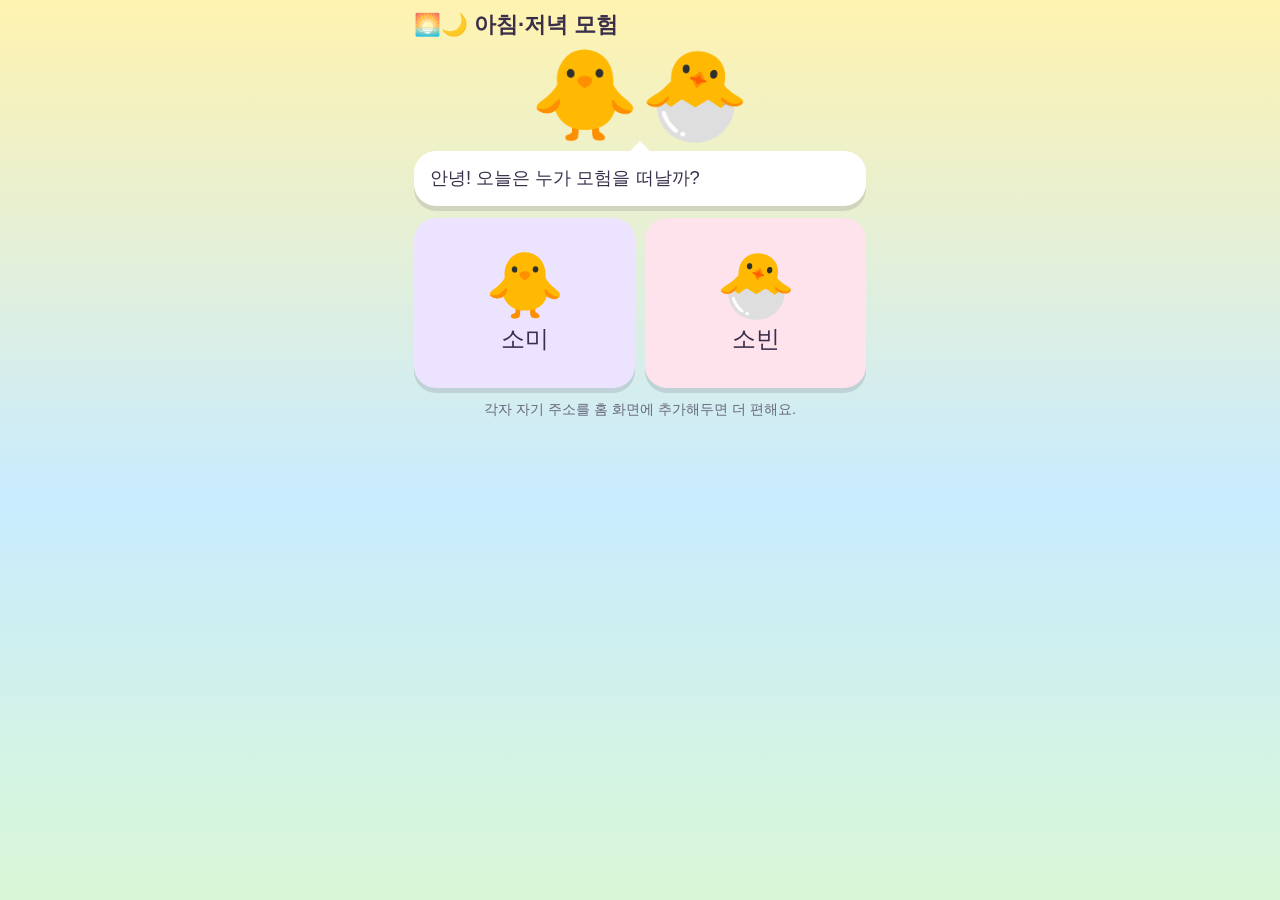
<file: docs/index.html>
<!doctype html>
<html lang="ko">
<head>
  <meta charset="utf-8">
  <meta name="viewport" content="width=device-width,initial-scale=1,viewport-fit=cover">
  <meta name="theme-color" content="#ffe27a">
  <title>아침·저녁 모험</title>
  <link rel="stylesheet" href="style.css">
</head>
<body>
  <div id="app">
    <header class="top"><h1>🌅🌙 아침·저녁 모험</h1></header>
    <main id="screen">
      <div class="stage"><div class="hero-big">🐥🐣</div></div>
      <div class="bubble"><p>안녕! 오늘은 누가 모험을 떠날까?</p></div>
      <div class="grid">
        <a class="big kidlink somi" href="somi/"><span class="e">🐥</span>소미</a>
        <a class="big kidlink sobin" href="sobin/"><span class="e">🐣</span>소빈</a>
      </div>
      <p class="hint">각자 자기 주소를 홈 화면에 추가해두면 더 편해요.</p>
    </main>
  </div>
</body>
</html>
</file>
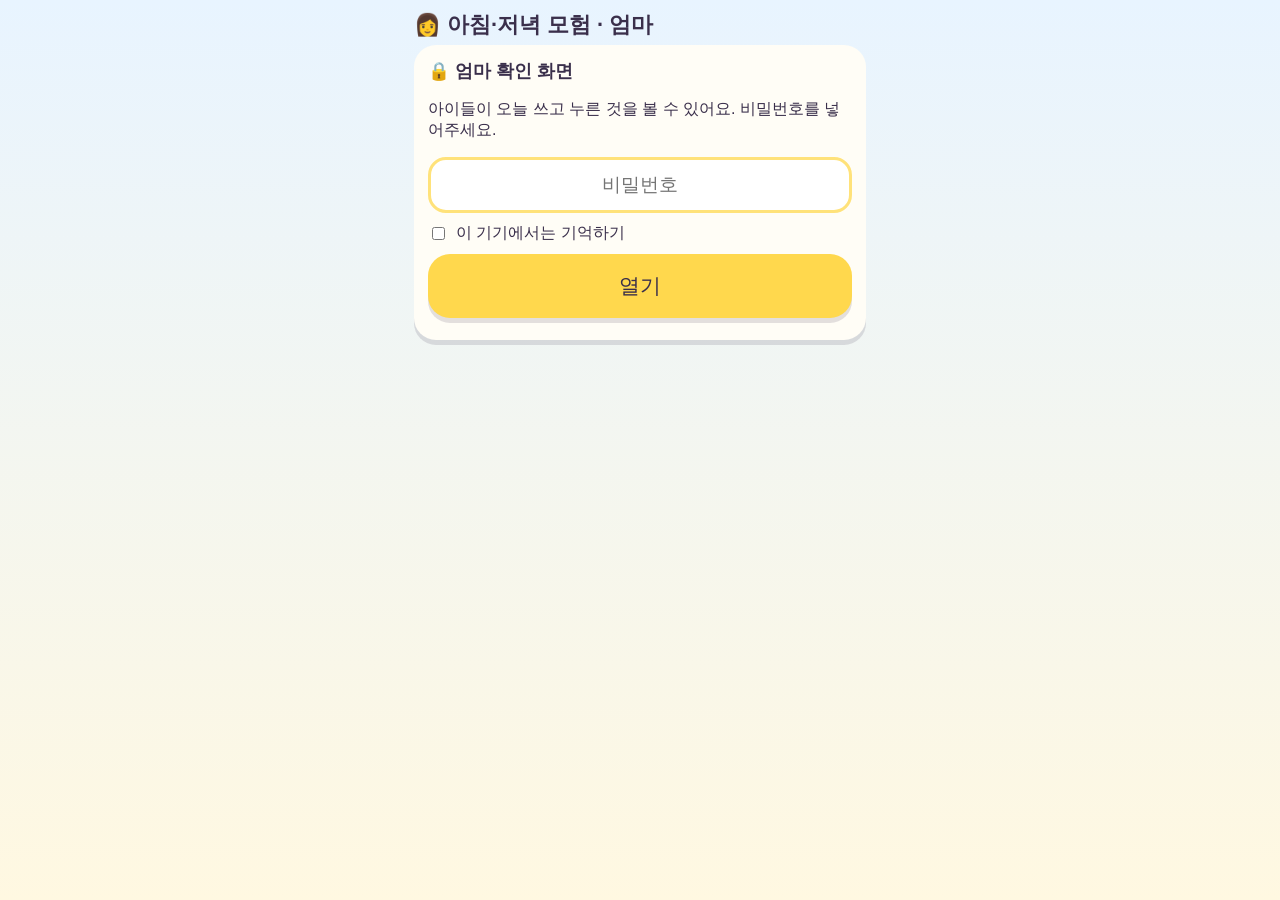
<file: docs/admin/index.html>
<!doctype html>
<html lang="ko">
<head>
  <meta charset="utf-8">
  <meta name="viewport" content="width=device-width,initial-scale=1,viewport-fit=cover">
  <meta name="robots" content="noindex,nofollow">
  <meta name="theme-color" content="#c9ecff">
  <meta name="apple-mobile-web-app-title" content="아침모험 엄마">
  <title>아침·저녁 모험 · 엄마 확인 화면</title>
  <link rel="stylesheet" href="../style.css">
</head>
<body class="admin">
  <div id="app">
    <header class="top"><h1>👩 아침·저녁 모험 · 엄마</h1></header>
    <main id="view"></main>
  </div>
  <script src="../data.js"></script>
  <script src="../config.js"></script>
  <script src="../admin.js"></script>
</body>
</html>
</file>
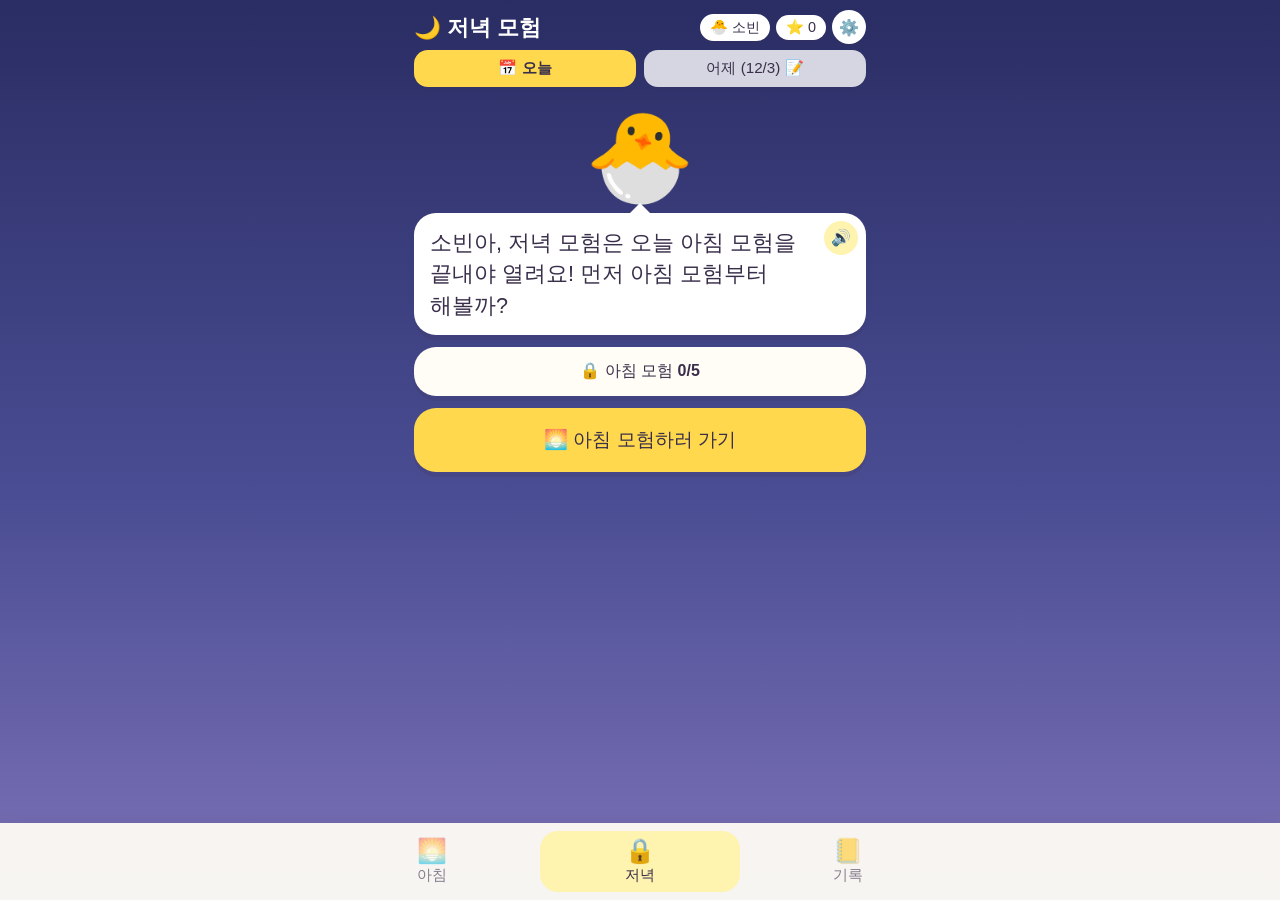
<file: docs/sobin/index.html>
<!doctype html>
<html lang="ko">
<head>
  <meta charset="utf-8">
  <meta name="viewport" content="width=device-width,initial-scale=1,viewport-fit=cover">
  <meta name="theme-color" content="#ffd1dc">
  <meta name="apple-mobile-web-app-title" content="소빈 아침모험">
  <title>소빈의 아침·저녁 모험</title>
  <link rel="stylesheet" href="../style.css">
</head>
<body>
  <div id="app">
    <header class="top">
      <h1 id="title">🌅 아침 모험</h1>
      <div id="chips"></div>
    </header>
    <main id="screen"></main>
  </div>

  <nav class="nav">
    <button data-act="tab" data-t="am"><span>🌅</span>아침</button>
    <button data-act="tab" data-t="pm"><span>🌙</span>저녁</button>
    <button data-act="tab" data-t="log"><span>📒</span>기록</button>
  </nav>

  <div id="modal" hidden></div>
  <div id="confetti" aria-hidden="true"></div>

  <script>window.MQ_KID = 'sobin';</script>
  <script src="../data.js"></script>
  <script src="../config.js"></script>
  <script src="../game.js"></script>
  <script src="../app.js"></script>
</body>
</html>
</file>
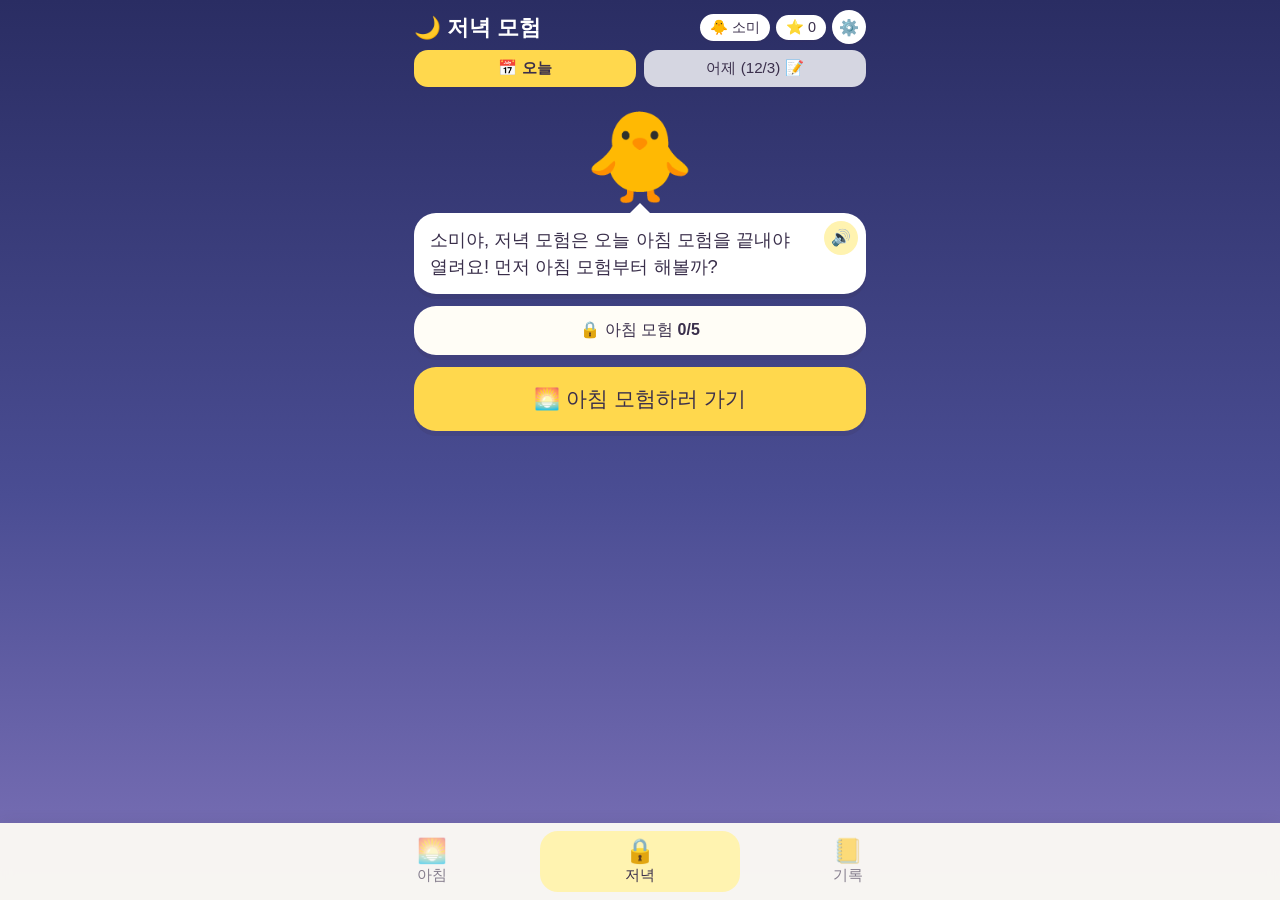
<file: docs/somi/index.html>
<!doctype html>
<html lang="ko">
<head>
  <meta charset="utf-8">
  <meta name="viewport" content="width=device-width,initial-scale=1,viewport-fit=cover">
  <meta name="theme-color" content="#d9c8ff">
  <meta name="apple-mobile-web-app-title" content="소미 아침모험">
  <title>소미의 아침·저녁 모험</title>
  <link rel="stylesheet" href="../style.css">
</head>
<body>
  <div id="app">
    <header class="top">
      <h1 id="title">🌅 아침 모험</h1>
      <div id="chips"></div>
    </header>
    <main id="screen"></main>
  </div>

  <nav class="nav">
    <button data-act="tab" data-t="am"><span>🌅</span>아침</button>
    <button data-act="tab" data-t="pm"><span>🌙</span>저녁</button>
    <button data-act="tab" data-t="log"><span>📒</span>기록</button>
  </nav>

  <div id="modal" hidden></div>
  <div id="confetti" aria-hidden="true"></div>

  <script>window.MQ_KID = 'somi';</script>
  <script src="../data.js"></script>
  <script src="../config.js"></script>
  <script src="../game.js"></script>
  <script src="../app.js"></script>
</body>
</html>
</file>
<file: docs/style.css>
:root {
  --ink: #3a2f4b;
  --card: #fffdf6;
  --sun: #ffd84d;
  --green: #7ed6a0;
  --pink: #ff8fb1;
  --shadow: 0 5px 0 rgba(58, 47, 75, .14);
}
* { box-sizing: border-box; -webkit-tap-highlight-color: transparent; }
html, body { margin: 0; min-height: 100%; }
body {
  font-family: "Jua", "Gamja Flower", "Malgun Gothic", "Apple SD Gothic Neo", sans-serif;
  color: var(--ink);
  background: linear-gradient(#fff3b0, #c9ecff 55%, #d9f7d6) fixed;
}
button { font: inherit; color: inherit; cursor: pointer; }
[hidden] { display: none !important; }

#app {
  max-width: 480px; margin: 0 auto; min-height: 100dvh;
  padding: 10px 14px calc(84px + env(safe-area-inset-bottom));
  display: flex; flex-direction: column;
}
.top { display: flex; align-items: center; justify-content: space-between; gap: 8px; margin-bottom: 6px; }
.top h1 { margin: 0; font-size: 1.35rem; }
#chips { display: flex; gap: 6px; align-items: center; }
.chip {
  background: #fff; border-radius: 999px; padding: 4px 10px; font-size: .9rem;
  box-shadow: 0 2px 0 rgba(58, 47, 75, .12);
}
.gear { border: 0; background: #fff; border-radius: 50%; width: 34px; height: 34px; font-size: 1rem; box-shadow: 0 2px 0 rgba(58, 47, 75, .12); }

#screen { flex: 1; display: flex; flex-direction: column; gap: 12px; }

/* 아침이 + 말풍선 */
.stage { display: flex; justify-content: center; padding-top: 6px; }
.hero-big { font-size: 5.5rem; line-height: 1; position: relative; animation: bob 1.8s ease-in-out infinite; }
.hat { position: absolute; top: -.32em; left: 50%; transform: translateX(-50%) rotate(-10deg); font-size: .55em; }
.bubble {
  position: relative; background: #fff; border-radius: 22px; padding: 14px 48px 14px 16px;
  font-size: 1.15rem; line-height: 1.45; box-shadow: var(--shadow);
}
.bubble p { margin: 0; word-break: keep-all; }
.spk {
  position: absolute; right: 8px; top: 8px; width: 34px; height: 34px; border: 0;
  border-radius: 50%; background: #fff3b0; font-size: 1rem;
}
.stage + .bubble::before {
  content: ""; position: absolute; top: -10px; left: 50%; margin-left: -10px;
  border: 10px solid transparent; border-top: 0; border-bottom-color: #fff;
}

/* 버튼 */
.grid { display: grid; grid-template-columns: 1fr 1fr; gap: 10px; }
.big {
  min-height: 68px; border: 0; border-radius: 22px; background: #fff; font-size: 1.1rem;
  display: flex; flex-direction: column; align-items: center; justify-content: center; gap: 2px;
  padding: 8px; box-shadow: var(--shadow); transition: transform .08s;
}
.big:active { transform: translateY(3px); box-shadow: 0 2px 0 rgba(58, 47, 75, .14); }
.big .e { font-size: 2rem; line-height: 1.1; }
.big.wide { grid-column: 1 / -1; flex-direction: row; gap: 8px; min-height: 56px; background: #fff7d1; }
.go { background: var(--sun); font-size: 1.3rem; min-height: 64px; flex-direction: row; gap: 8px; }
.picked { outline: 4px solid var(--sun); background: #fff7d1; }
.moods { display: grid; grid-template-columns: repeat(3, 1fr); gap: 10px; }
.moods .big .e { font-size: 2.4rem; }
.moods .big { font-size: .95rem; }
.moods .big:nth-child(4), .moods .big:nth-child(5) { grid-column: span 1; }

/* 길 위의 모험 */
.map {
  position: relative; container-type: inline-size; width: min(100%, 420px, calc((100dvh - 305px) * .68));
  aspect-ratio: 300 / 440; margin: 0 auto; border-radius: 28px; overflow: hidden;
  background: linear-gradient(#bfe8ff 0%, #e4f8d8 45%, #b6e59c 100%); box-shadow: var(--shadow);
}
.trail { position: absolute; inset: 0; width: 100%; height: 100%; }
.deco { position: absolute; font-size: 7cqw; opacity: .85; pointer-events: none; }
.node {
  position: absolute; width: 17cqw; height: 17cqw; transform: translate(-50%, -50%); border: .8cqw solid #fff;
  border-radius: 50%; background: #fff; font-size: 8cqw; padding: 0; line-height: 1;
  display: flex; align-items: center; justify-content: center; box-shadow: 0 1cqw 0 rgba(58, 47, 75, .16);
}
.node .nl {
  position: absolute; top: 100%; margin-top: .6cqw; font-size: 3.6cqw; white-space: nowrap;
  background: rgba(255, 255, 255, .92); border-radius: 999px; padding: .3cqw 2cqw;
}
.node.lock { opacity: .55; filter: grayscale(.5); cursor: default; }
.node.cur { background: var(--sun); animation: pulse 1.1s ease-in-out infinite; z-index: 3; }
.node.done { background: #c9f3d8; border-color: var(--green); cursor: default; }
.node.done::after {
  content: "✅"; position: absolute; right: -2cqw; top: -2cqw; font-size: 5.5cqw;
}
.goal {
  position: absolute; transform: translate(-50%, -50%); font-size: 15cqw; text-align: center; line-height: 1;
  filter: grayscale(.8) opacity(.7); transition: filter .6s;
}
.goal small { display: block; font-size: 3.6cqw; margin-top: .5cqw; white-space: nowrap; }
.goal.on { filter: none; animation: pulse 1s ease-in-out 3; }
.start { position: absolute; transform: translate(-50%, -50%); font-size: 6cqw; text-align: center; line-height: 1.1; }
.start small { display: block; font-size: 3.4cqw; }
.hero {
  position: absolute; z-index: 4; width: 0; height: 0; pointer-events: none;
  transition: left .8s cubic-bezier(.3, 1.3, .6, 1), top .8s cubic-bezier(.3, 1.3, .6, 1);
}
.hero .face {
  position: absolute; left: 0; bottom: 4cqw; transform: translateX(-50%); font-size: 12cqw; line-height: 1;
  animation: hbob 1.6s ease-in-out infinite;
}
.hero.hop .face { animation: hop .8s ease-out; }

/* 하단 탭 */
.nav {
  position: fixed; left: 0; right: 0; bottom: 0; display: flex; justify-content: center; gap: 12px;
  padding: 8px 14px calc(8px + env(safe-area-inset-bottom)); background: rgba(255, 253, 246, .94);
  backdrop-filter: blur(6px); box-shadow: 0 -3px 12px rgba(58, 47, 75, .08);
}
.nav button {
  flex: 1; max-width: 200px; border: 0; border-radius: 18px; padding: 6px 0; background: transparent;
  font-size: .95rem; display: flex; flex-direction: column; align-items: center; opacity: .6;
}
.nav button span { font-size: 1.5rem; }
.nav button.on { background: #fff3b0; opacity: 1; }

/* 기록 */
.panel { background: var(--card); border-radius: 22px; padding: 14px; box-shadow: var(--shadow); }
.panel h2 { margin: 0 0 8px; font-size: 1.1rem; }
.cal-head { display: flex; align-items: center; justify-content: space-between; margin-bottom: 8px; }
.cal-head button { border: 0; background: #fff3b0; border-radius: 12px; width: 38px; height: 34px; }
.cal { display: grid; grid-template-columns: repeat(7, 1fr); gap: 4px; text-align: center; }
.cal .dow { font-size: .8rem; opacity: .6; }
.cal .day {
  border: 0; background: #fff; border-radius: 12px; min-height: 52px; padding: 2px 0; font-size: .8rem;
  display: flex; flex-direction: column; align-items: center; justify-content: center; line-height: 1.1;
}
.cal .day.empty { background: transparent; }
.cal .day.today { outline: 3px solid var(--sun); }
.cal .day.sel { background: #fff3b0; }
.cal .dm, .cal .ds { font-size: 1rem; }
.detail p { margin: 4px 0; word-break: keep-all; }
.steps-row { display: flex; gap: 6px; font-size: 1.4rem; margin-top: 6px; }
.steps-row .off { opacity: .25; filter: grayscale(1); }
.hats { display: flex; gap: 8px; flex-wrap: wrap; }
.hat-item { text-align: center; background: #fff; border-radius: 14px; padding: 6px 8px; font-size: .75rem; min-width: 58px; }
.hat-item .e { font-size: 1.6rem; display: block; }
.hat-item.lock .e { filter: grayscale(1); opacity: .35; }

/* 팝업·폭죽 */
#modal { position: fixed; inset: 0; background: rgba(58, 47, 75, .5); display: flex; align-items: center; justify-content: center; padding: 20px; z-index: 20; }
.pop { background: var(--card); border-radius: 28px; padding: 22px 20px; width: min(100%, 360px); text-align: center; animation: pop .35s ease-out; }
.pop .sticker { font-size: 6rem; line-height: 1.1; animation: bob 1.4s ease-in-out infinite; }
.pop h2 { margin: 4px 0; }
.pop p { margin: 6px 0; word-break: keep-all; }
.pop input[type=text] { width: 100%; font: inherit; font-size: 1.1rem; padding: 10px 12px; border-radius: 14px; border: 3px solid #ffe27a; background: #fff; }
.pop .big { width: 100%; margin-top: 10px; }
.pop label { display: flex; gap: 8px; align-items: center; justify-content: center; margin: 10px 0; }
.pop .danger { background: #ffe0e0; min-height: 48px; font-size: 1rem; }
#confetti { position: fixed; inset: 0; pointer-events: none; overflow: hidden; z-index: 30; }
#confetti span { position: absolute; top: -10vh; animation: fall linear forwards; }
.form { display: flex; flex-direction: column; gap: 10px; }
.form input { font: inherit; font-size: 1.2rem; padding: 14px; border-radius: 18px; border: 3px solid #ffe27a; background: #fff; text-align: center; }

@keyframes bob { 0%, 100% { transform: translateY(0); } 50% { transform: translateY(-5px); } }
@keyframes hbob { 0%, 100% { transform: translateX(-50%) translateY(0); } 50% { transform: translateX(-50%) translateY(-1.2cqw); } }
@keyframes hop { 0%, 100% { transform: translateX(-50%) translateY(0); } 30% { transform: translateX(-50%) translateY(-9cqw); } 60% { transform: translateX(-50%) translateY(0); } 80% { transform: translateX(-50%) translateY(-3cqw); } }
@keyframes pulse { 0%, 100% { transform: translate(-50%, -50%) scale(1); } 50% { transform: translate(-50%, -50%) scale(1.12); } }
@keyframes pop { from { transform: scale(.6); opacity: 0; } to { transform: scale(1); opacity: 1; } }
@keyframes fall { to { transform: translateY(115vh) rotate(540deg); } }
@media (prefers-reduced-motion: reduce) { * { animation: none !important; transition: none !important; } }

/* 아이별 분위기 / 학년별 글자 크기 */
body.low { background: linear-gradient(#ffe3ec, #fff3b0 45%, #c9ecff) fixed; }
body.high { background: linear-gradient(#e6dcff, #c9ecff 55%, #d9f7d6) fixed; }
body.low .bubble { font-size: 1.35rem; }
body.low .big { font-size: 1.2rem; }
.kidlink { text-decoration: none; color: inherit; min-height: 170px; font-size: 1.5rem; }
.kidlink .e { font-size: 4rem; }
.kidlink.somi { background: #ece3ff; }
.kidlink.sobin { background: #ffe3ec; }
.hint { text-align: center; opacity: .7; font-size: .9rem; margin: 0; }

/* 엄마 확인 화면 */
body.admin { background: linear-gradient(#e8f4ff, #fff8e1) fixed; }
body.admin #app { padding-bottom: 24px; }
#view { display: flex; flex-direction: column; gap: 12px; }
.muted { opacity: .65; font-size: .9rem; }
.panel small { font-size: .75rem; opacity: .65; font-weight: normal; }
.notice { background: #fff3cd; border-radius: 12px; padding: 8px 10px; }
.datebar { display: flex; align-items: center; justify-content: space-between; }
.datebar button { border: 0; background: #fff3b0; border-radius: 12px; width: 44px; height: 40px; }
.datebar button:disabled { opacity: .3; }
.timeline { display: grid; gap: 4px; margin-top: 6px; }
.tl { display: flex; gap: 8px; align-items: center; background: #fff; border-radius: 12px; padding: 4px 10px; }
.tl .e { font-size: 1.3rem; }
.tl b { margin-left: auto; font-variant-numeric: tabular-nums; }
.tl.off { opacity: .4; }
.ov { width: 100%; border-collapse: collapse; font-size: .95rem; }
.ov th, .ov td { padding: 8px 4px; text-align: center; border-bottom: 1px solid #eee; }
.ov tbody tr { cursor: pointer; }
.ov tr.sel { background: #fff3b0; }
.bar { display: flex; gap: 8px; }
.bar .big { flex: 1; min-height: 52px; font-size: 1rem; }

/* 미니게임: 친구들 깨우기 */
.ghud { display: flex; justify-content: space-between; font-size: 1.15rem; margin: 6px 0; }
.gbar { height: 10px; background: #e8e1f0; border-radius: 999px; overflow: hidden; margin-bottom: 10px; }
.gbar i { display: block; height: 100%; width: 100%; background: var(--green); transition: width .1s linear; }
.gboard { display: grid; grid-template-columns: repeat(3, 1fr); gap: 10px; touch-action: manipulation; }
.hole {
  position: relative; aspect-ratio: 1; padding: 0; border: 0; border-radius: 50%; overflow: hidden;
  background: radial-gradient(circle at 50% 60%, #6b4f3a 35%, #4a3527); box-shadow: inset 0 -6px 0 rgba(0, 0, 0, .25);
  user-select: none; -webkit-user-select: none;
}
.hole .z { position: absolute; inset: 0; display: flex; align-items: center; justify-content: center; font-size: 1.6rem; opacity: .35; }
.hole .f { position: absolute; left: 0; right: 0; bottom: -110%; text-align: center; font-size: 3rem; line-height: 1; transition: bottom .12s ease-out; }
.hole.up .f { bottom: 14%; }
.hole.up .z { opacity: 0; }
.hole.bad { animation: shake .3s; }
@keyframes shake { 25% { transform: translateX(-4px); } 75% { transform: translateX(4px); } }
.resetbtn { width: 100%; margin-top: 10px; min-height: 48px; font-size: .95rem; background: #ffe9e0; }

/* 저녁 모험: 밤하늘 분위기 */
body.pm.low, body.pm.high { background: linear-gradient(#2a2d63, #4a4d93 55%, #7d72b8) fixed; }
.pm .top h1 { color: #fff; }
.pm .map { background: linear-gradient(#171a45 0%, #33377e 50%, #5a55a6 100%); }
.pm .deco { opacity: .9; }
.pm .start, .pm .goal small, .pm .start small { color: #fff; }
.pm .goal { filter: grayscale(.4) opacity(.8); }
.pm .goal.on { filter: none; }
.detail .sec { background: #fff; border-radius: 14px; padding: 8px 10px; margin-top: 8px; }
.detail .sec p { margin: 4px 0; }
.nav { gap: 8px; }
.panel > .sec { background: #fff; border-radius: 14px; padding: 8px 10px; margin-top: 8px; }
.sec h3 { margin: 0 0 4px; font-size: 1rem; }
.sec p { margin: 4px 0; }

/* 오늘 / 어제 고르기 */
.daybar { display: flex; gap: 8px; margin-bottom: 8px; }
.daybar button { flex: 1; border: 0; border-radius: 14px; padding: 8px 6px; background: rgba(255, 255, 255, .8); font-size: .95rem; box-shadow: 0 2px 0 rgba(58, 47, 75, .12); }
.daybar button.on { background: var(--sun); font-weight: bold; }
.notice.yest { margin-bottom: 8px; font-size: .9rem; }
</file>
